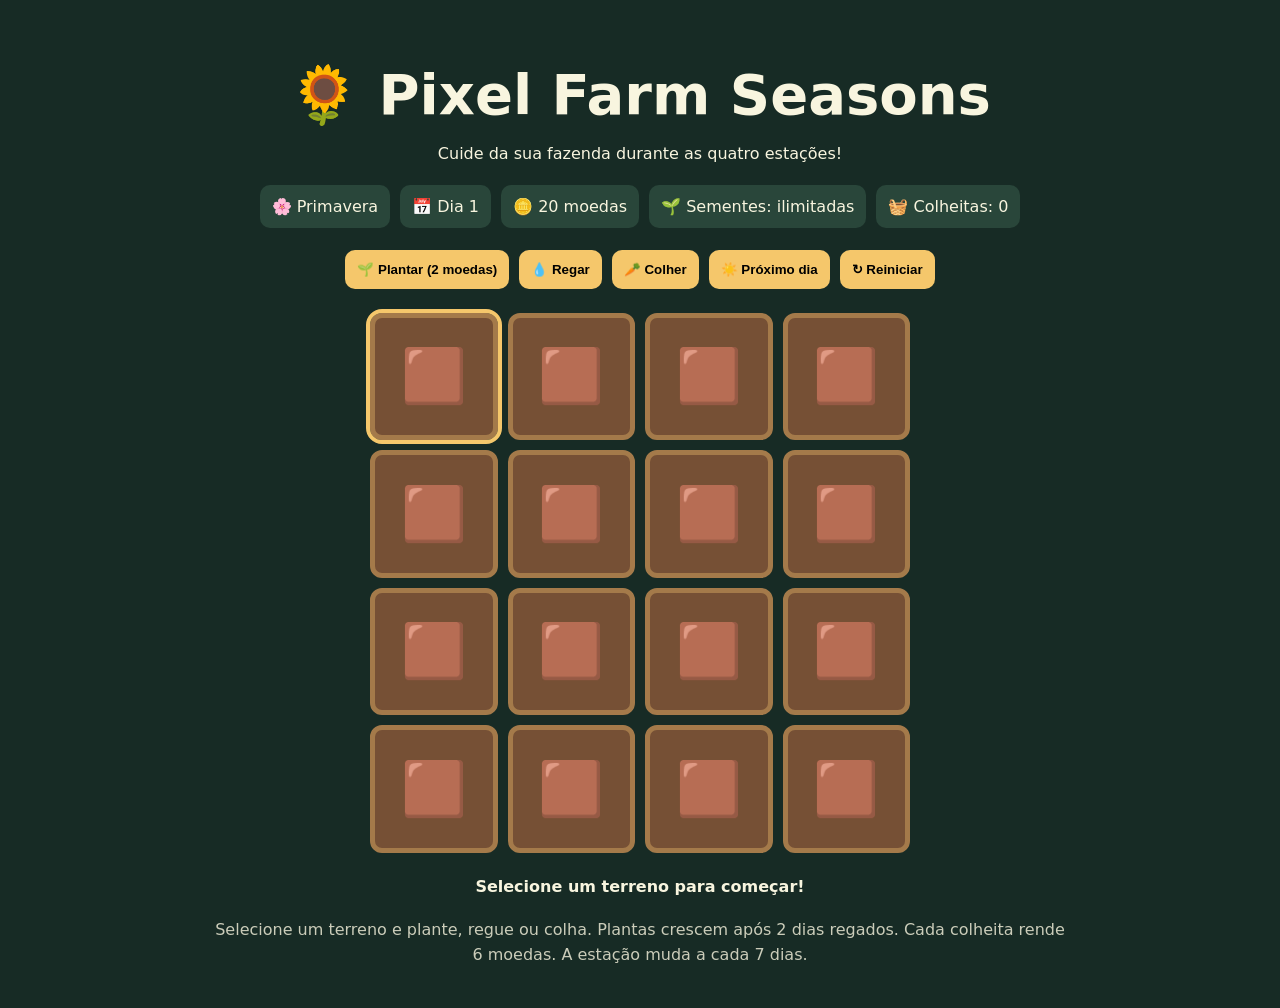
<file: index.html>
<!doctype html>
<html lang="pt-BR"><head><meta charset="UTF-8"><meta name="viewport" content="width=device-width,initial-scale=1"><title>Pixel Farm Seasons</title><link rel="stylesheet" href="style.css"></head>
<body><main><h1>🌻 Pixel Farm Seasons</h1><p>Cuide da sua fazenda durante as quatro estações!</p><section class="stats"><span id="season"></span><span id="day"></span><span id="coins"></span><span id="seeds"></span><span id="harvest"></span></section><div class="actions"><button id="plant">🌱 Plantar (2 moedas)</button><button id="water">💧 Regar</button><button id="collect">🥕 Colher</button><button id="next">☀️ Próximo dia</button><button id="reset">↻ Reiniciar</button></div><div id="farm" class="farm" aria-label="Terrenos da fazenda"></div><p id="message" role="status"></p><p class="help">Selecione um terreno e plante, regue ou colha. Plantas crescem após 2 dias regados. Cada colheita rende 6 moedas. A estação muda a cada 7 dias.</p></main><script src="game.js"></script></body></html>
</file>
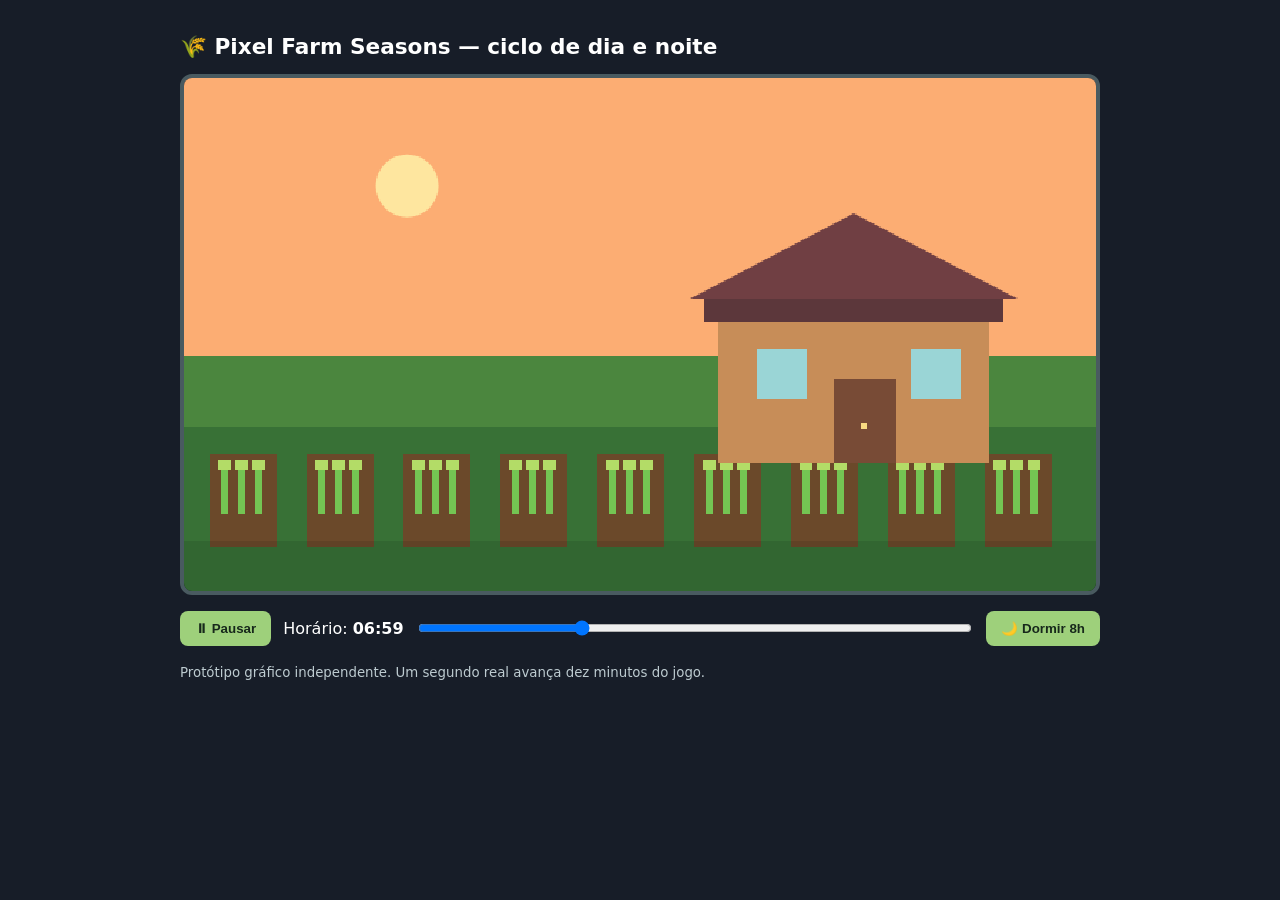
<file: preview/farm.html>
<!doctype html>
<html lang="pt-BR"><head><meta charset="utf-8"><meta name="viewport" content="width=device-width,initial-scale=1">
<title>Pixel Farm Seasons — Prévia</title>
<style>
*{box-sizing:border-box}body{margin:0;background:#171d28;color:#fff;font-family:system-ui,sans-serif}
main{max-width:960px;margin:auto;padding:20px}h1{font-size:1.35rem}canvas{width:100%;image-rendering:pixelated;border:4px solid #495a60;border-radius:12px}
.controls{display:flex;gap:12px;align-items:center;flex-wrap:wrap;margin-top:12px}
button{background:#9ed07b;color:#17281b;border:0;border-radius:8px;padding:10px 15px;font-weight:bold;cursor:pointer}
input{flex:1;min-width:160px}small{color:#bdcbd0}
</style></head><body><main><h1>🌾 Pixel Farm Seasons — ciclo de dia e noite</h1>
<canvas id="scene" width="640" height="360" aria-label="Fazenda com céu dinâmico"></canvas>
<div class="controls"><button id="toggle">⏸ Pausar</button><label for="time">Horário: <strong id="clock">07:00</strong></label><input id="time" type="range" min="0" max="1439" value="420"><button id="sleep">🌙 Dormir 8h</button></div>
<p><small>Protótipo gráfico independente. Um segundo real avança dez minutos do jogo.</small></p></main>
<script>
const canvas=document.querySelector('#scene'),ctx=canvas.getContext('2d');
const slider=document.querySelector('#time'),clock=document.querySelector('#clock');
let minute=420,playing=true,last=performance.now();
const lerp=(a,b,t)=>a+(b-a)*t;
function color(a,b,t){return a.map((x,i)=>Math.round(lerp(x,b[i],t)))}
function rgb(a){return 'rgb('+a.join(',')+')'}
function lighting(h){
if(h>=5&&h<7)return {sky:color([19,28,66],[255,175,115],(h-5)/2),day:(h-5)/2};
if(h>=7&&h<17)return {sky:[111,191,244],day:1};
if(h>=17&&h<19)return {sky:color([22,26,61],[255,147,94],(19-h)/2),day:(19-h)/2};
return {sky:[19,26,58],day:0};
}
function rect(x,y,w,h,c){ctx.fillStyle=c;ctx.fillRect(x,y,w,h)}
function draw(){
const h=minute/60,l=lighting(h),night=1-l.day;
rect(0,0,640,360,rgb(l.sky));
if(night>.2){for(let i=0;i<45;i++){let x=(i*127+37)%640,y=(i*61+13)%160;rect(x,y,2,2,'rgba(255,255,220,'+Math.min(1,night)+')')}}
let sunX=90+(h-5)/14*470;
if(l.day>0){ctx.fillStyle='#ffe7a0';ctx.beginPath();ctx.arc(sunX,95-45*Math.sin(Math.PI*Math.max(0,Math.min(1,(h-5)/14))),22,0,Math.PI*2);ctx.fill()}
else {ctx.fillStyle='#e4e7f3';ctx.beginPath();ctx.arc(520,65,16,0,Math.PI*2);ctx.fill()}
rect(0,195,640,165,'#4b873e');rect(0,245,640,115,'#387136');
for(let i=0;i<9;i++){let x=18+i*68;rect(x,264,47,65,'#6b492a');for(let j=0;j<3;j++){rect(x+8+j*12,272,5,34,'#74c653');rect(x+6+j*12,268,9,7,'#b4dd67')}}
rect(375,165,190,105,'#c88e58');rect(365,151,210,20,'#5c373b');
ctx.fillStyle='#703f43';ctx.beginPath();ctx.moveTo(355,155);ctx.lineTo(470,95);ctx.lineTo(585,155);ctx.fill();
rect(402,190,35,35,night>.45?'#ffdc83':'#9bd6d7');rect(510,190,35,35,night>.45?'#ffdc83':'#9bd6d7');
rect(456,211,44,59,'#784b36');rect(475,242,4,4,'#f9db83');
rect(0,325,640,35,'rgba(0,0,0,.10)');
rect(0,0,640,360,'rgba(7,15,38,'+(night*.32)+')');
clock.textContent=String(Math.floor(h)).padStart(2,'0')+':'+String(minute%60).padStart(2,'0');
slider.value=minute;
}
function frame(now){let delta=Math.min(100,now-last);last=now;if(playing)minute=(minute+Math.floor(delta/100))%1440;draw();requestAnimationFrame(frame)}
slider.addEventListener('input',()=>{minute=Number(slider.value);draw()});
document.querySelector('#toggle').onclick=()=>{playing=!playing;document.querySelector('#toggle').textContent=playing?'⏸ Pausar':'▶ Continuar'};
document.querySelector('#sleep').onclick=()=>{minute=(minute+480)%1440;draw()};
requestAnimationFrame(frame);
</script></body></html>
</file>
<file: style.css>
:root{font-family:system-ui,sans-serif;color:#f8f5df;background:#172b25}body{margin:0;padding:24px}main{max-width:850px;margin:auto;text-align:center}h1{font-size:clamp(2rem,6vw,3.5rem);margin-bottom:0}.stats,.actions{display:flex;justify-content:center;gap:10px;flex-wrap:wrap;margin:22px 0}.stats span{background:#29463a;border-radius:10px;padding:12px}.actions button{background:#f5c76b;border:0;border-radius:10px;padding:12px;cursor:pointer;font-weight:700}.actions button:hover{background:#ffe19d}.farm{display:grid;grid-template-columns:repeat(4,minmax(0,1fr));gap:10px;max-width:540px;margin:24px auto}.plot{aspect-ratio:1;background:#765035;border:5px solid #a47a4a;border-radius:12px;font-size:clamp(1.8rem,6vw,3.3rem);cursor:pointer}.plot.selected{outline:4px solid #f5c76b}.plot:focus-visible{outline:4px solid white}.help{opacity:.8;line-height:1.6}#message{min-height:24px;font-weight:700}@media(max-width:480px){body{padding:12px}.farm{gap:6px}.plot{border-width:3px}}
</file>
